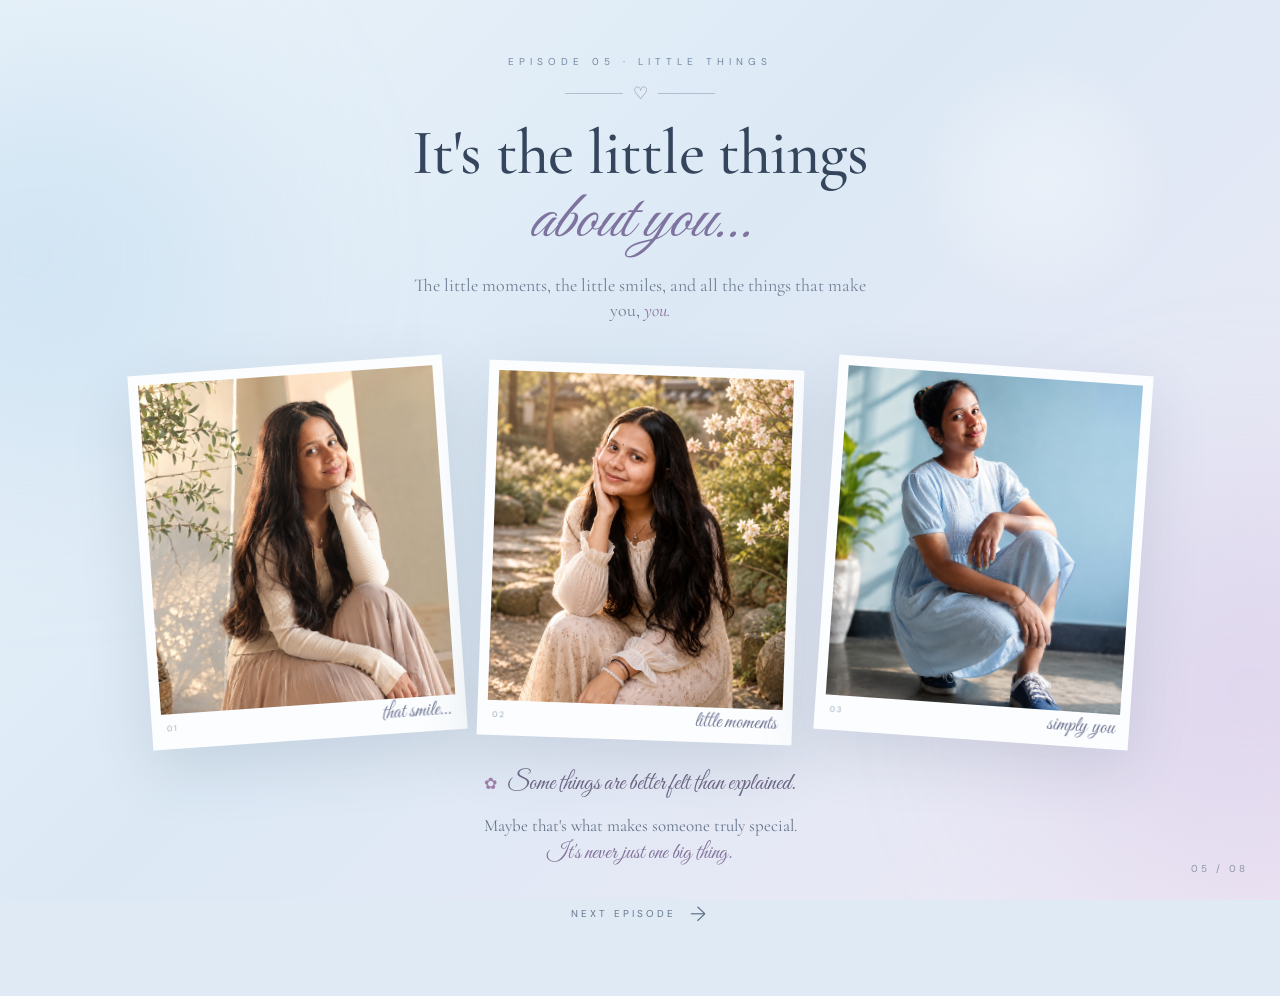
<file: scene5.html>
<!DOCTYPE html>
<html lang="en">

<head>

    <meta charset="UTF-8">

    <meta
        name="viewport"
        content="width=device-width, initial-scale=1.0"
    >

    <title>Episode 05 · The Little Things ♡</title>


    <!-- Google Fonts -->

    <link rel="preconnect" href="https://fonts.googleapis.com">

    <link
        rel="preconnect"
        href="https://fonts.gstatic.com"
        crossorigin
    >

    <link
        href="https://fonts.googleapis.com/css2?family=Cormorant+Garamond:wght@400;500;600;700&family=DM+Sans:wght@300;400;500&family=Great+Vibes&display=swap"
        rel="stylesheet"
    >


    <!-- Scene 5 CSS -->

    <link
        rel="stylesheet"
        href="scene5.css"
    >

</head>


<body>


    <!-- =========================================
         BACKGROUND
    ========================================== -->

    <div class="scene5-background">

        <div class="blue-glow glow-left"></div>

        <div class="blue-glow glow-right"></div>

        <div class="moon-glow"></div>

    </div>


    <!-- =========================================
         FLOATING PETALS
    ========================================== -->

    <div id="petals-container"></div>


    <!-- =========================================
         MAIN CONTENT
    ========================================== -->

    <main class="scene5-container">


        <!-- =====================================
             HEADER
        ====================================== -->

        <header class="scene5-heading">

            <p class="episode-label">
                EPISODE 05 · LITTLE THINGS
            </p>


            <div class="heading-line">

                <span></span>

                <i>♡</i>

                <span></span>

            </div>


            <h1>

                It's the little things
                <br>

                <em>about you...</em>

            </h1>


            <p class="intro-text">

                The little moments,
                the little smiles,
                and all the things
                that make you, <span>you.</span>

            </p>

        </header>



        <!-- =====================================
             MEMORY COLLAGE
        ====================================== -->

        <section class="memory-collage">


            <!-- PHOTO 1 -->

            <article
                class="memory-card card-one"
                data-message="That smile deserves its own little scene. ♡"
            >

                <div class="photo-frame">

                    <img
                        src="../assets/scene51.png"
                        alt="A beautiful memory"
                    >

                </div>


                <div class="memory-caption">

                    <span>01</span>

                    <p>
                        that smile...
                    </p>

                </div>

            </article>



            <!-- PHOTO 2 -->

            <article
                class="memory-card card-two"
                data-message="Some moments don't need a reason to become memories."
            >

                <div class="photo-frame">

                    <img
                        src="../assets/scene52.png"
                        alt="A beautiful memory"
                    >

                </div>


                <div class="memory-caption">

                    <span>02</span>

                    <p>
                        little moments
                    </p>

                </div>

            </article>



            <!-- PHOTO 3 -->

            <article
                class="memory-card card-three"
                data-message="And somehow, even ordinary moments look a little more beautiful with you in them."
            >

                <div class="photo-frame">

                    <img
                        src="../assets/scene53.png"
                        alt="A beautiful memory"
                    >

                </div>


                <div class="memory-caption">

                    <span>03</span>

                    <p>
                        simply you
                    </p>

                </div>

            </article>


        </section>



        <!-- =====================================
             MESSAGE
        ====================================== -->

        <div
            class="memory-message"
            id="memoryMessage"
        >

            <span>✿</span>

            <p id="messageText">
                Some things are better felt than explained.
            </p>

        </div>



        <!-- =====================================
             FINAL NOTE
        ====================================== -->

        <div class="final-note">

            <p>
                Maybe that's what makes
                someone truly special.
            </p>

            <span>
                It's never just one big thing.
            </span>

        </div>



        <!-- =====================================
             NEXT
        ====================================== -->

        <button
            class="next-btn"
            id="scene5Next"
        >

            <span>
                NEXT EPISODE
            </span>

            <strong>
                →
            </strong>

        </button>


    </main>



    <!-- =========================================
         EPISODE NUMBER
    ========================================== -->

    <div class="scene-number">
        05 / 08
    </div>



    <!-- Scene 5 JS -->

    <script src="scene5.js"></script>

</body>

</html>
</file>
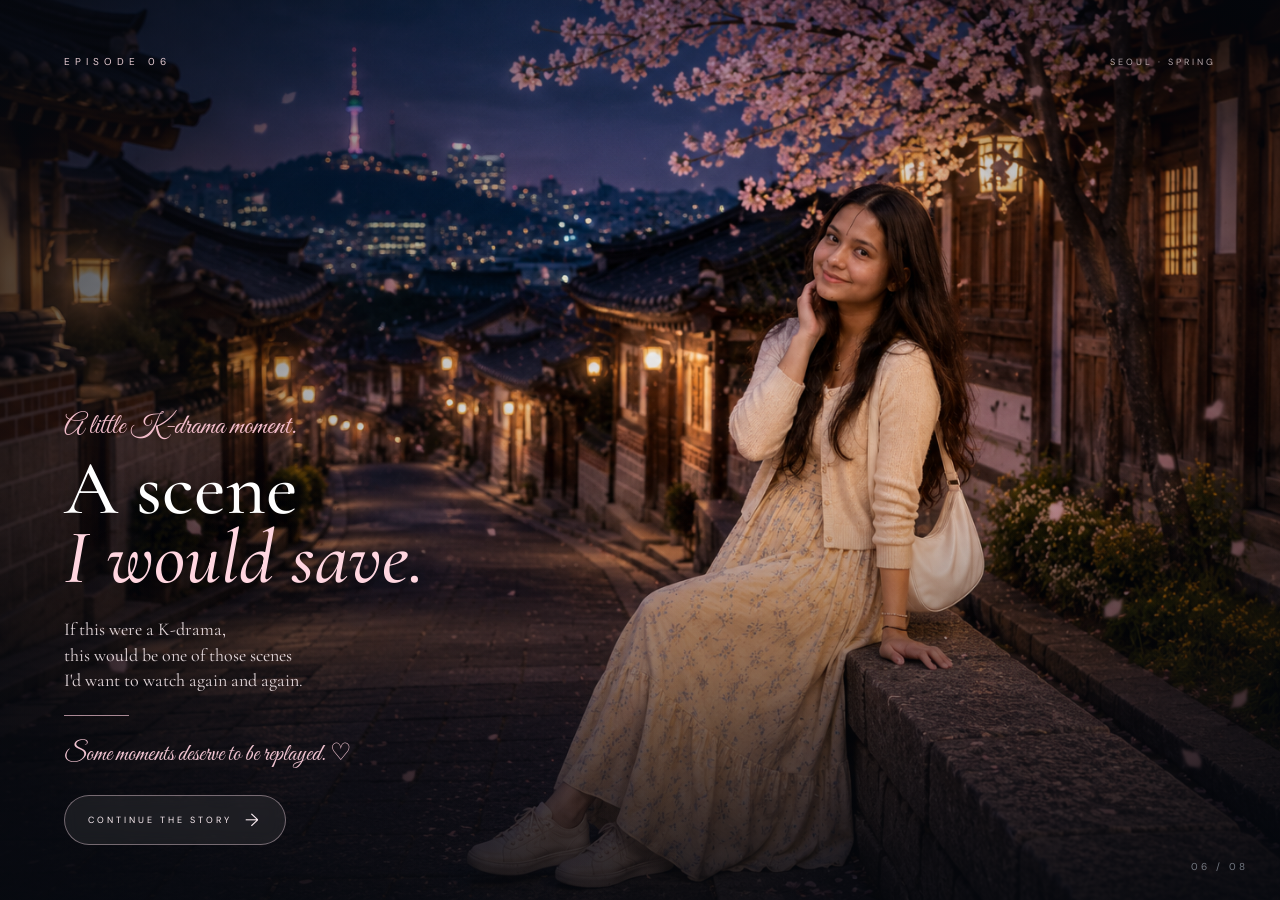
<file: scene6.html>
<!DOCTYPE html>
<html lang="en">

<head>

    <meta charset="UTF-8">

    <meta
        name="viewport"
        content="width=device-width, initial-scale=1.0"
    >

    <title>A Little Story For You ♡</title>

    <link rel="preconnect" href="https://fonts.googleapis.com">
    <link rel="preconnect" href="https://fonts.gstatic.com" crossorigin>

    <link
        href="https://fonts.googleapis.com/css2?family=Cormorant+Garamond:wght@400;500;600;700&family=DM+Sans:wght@300;400;500&family=Great+Vibes&display=swap"
        rel="stylesheet"
    >

    <link rel="stylesheet" href="scene6.css">

</head>


<body>

    <div id="petals-container"></div>



<!-- =================================================
     SCENE 6 — A SCENE I WOULD SAVE
================================================== -->

<section
    class="remaining-scene scene6 active"
    id="scene6"
>

    <!-- Cinematic poster -->
    <div class="scene6-cinematic">

        <img
            src="assets/scene62.png"
            alt="A cinematic Seoul memory"
            class="scene6-poster"
        >

        <div class="scene6-vignette"></div>

    </div>


    <!-- Subtle cinematic overlay -->
    <div class="scene6-overlay"></div>


    <!-- Content on top of image -->
    <div class="scene6-content">

        <div class="scene6-top">

            <span class="scene6-episode">
                EPISODE 06
            </span>

            <span class="scene6-location">
                SEOUL · SPRING
            </span>

        </div>


        <div class="scene6-bottom">

            <p class="scene6-kdrama">
                A little K-drama moment.
            </p>

            <h1>
                A scene
                <br>
                <em>I would save.</em>
            </h1>

            <p class="scene6-caption">
                If this were a K-drama,
                <br>
                this would be one of those scenes
                <br>
                I'd want to watch again and again.
            </p>


            <div class="scene6-line"></div>


            <p class="scene6-note">
                Some moments deserve
                to be replayed. ♡
            </p>


            <button
                class="cinematic-next"
                id="scene6Next"
            >

                <span>
                    CONTINUE THE STORY
                </span>

                <strong>
                    →
                </strong>

            </button>

        </div>

    </div>


    <div class="scene-number">
        06 / 08
    </div>

</section>

<!-- =================================================
     SCENE 7 — A LITTLE LETTER
================================================== -->

<section
    class="remaining-scene scene7"
    id="scene7"
>

    <div class="scene7-bg"></div>

    <!-- Soft decorative flowers -->
    <div class="letter-flower flower-left">✿</div>
    <div class="letter-flower flower-right">✿</div>


    <div class="letter-content">

        <p class="episode-label">
            EPISODE 07 · A LITTLE LETTER
        </p>


        <div class="letter-symbol">
            ♡
        </div>


        <h2>
            A little note,
            <br>
            just for you.
        </h2>


        <div class="letter-text">

            <p>
                I hope this new year of your life
                gives you many more reasons to smile —
                the simple ones, the unexpected ones,
                and the ones you'll remember for a long time.
            </p>


            <p>
                Keep loving the little things that
                make you happy — beautiful flowers,
                stories that stay with you,
                and those K-dramas that somehow
                make ordinary moments feel special.
            </p>


            <p>
                And that dream of seeing Seoul someday...
                I hope you get to experience it exactly
                the way you've imagined it —
                spring blossoms, beautiful streets,
                little cafés, and maybe even a moment
                that feels straight out of your favourite K-drama.
            </p>


            <p>
                Until then, keep dreaming,
                keep smiling, and keep collecting
                little moments that make life beautiful.
            </p>

        </div>


        <p class="letter-signature">
            Here's to your next chapter,
            <br>
            and all the beautiful things waiting for you. ♡
        </p>


        <button
            class="cinematic-next"
            id="scene7Next"
        >

            <span>
                ONE LAST EPISODE
            </span>

            <strong>
                →
            </strong>

        </button>

    </div>


    <div class="scene-number">
        07 / 08
    </div>

</section>

    <!-- =================================================
         SCENE 8
    ================================================== -->

    <section
        class="remaining-scene scene8"
        id="scene8"
    >

        <div class="scene8-bg"></div>


        <div class="final-glow glow-a"></div>
        <div class="final-glow glow-b"></div>


        <div class="final-content">

            <p class="final-episode">
                FINAL EPISODE
            </p>


            <div class="final-flower">
                ✿
            </div>


            <h1>
                Happy Birthday
                <br>
                <em>to you.</em>
            </h1>


            <p class="final-message">

                May your next chapter be filled
                with beautiful places,
                kind people,
                unforgettable memories,
                and all the happiness
                you deserve.

            </p>


            <div class="final-divider">

                <span></span>

                ♡

                <span></span>

            </div>


            <p class="final-wish">
                And maybe...
                <br>
                <span>
                    Seoul will be waiting for you.
                </span>
            </p>


            <button
                class="replay-btn"
                id="replayBtn"
            >
                WATCH AGAIN
                <span>↻</span>
            </button>


            <p class="made-note">
                A little story,
                made especially for you. ♡
            </p>

        </div>


        <div class="scene-number final-number">
            08 / 08
        </div>

    </section>
        <!-- Birthday Music -->
    <audio id="birthdayMusic" loop>
        <source src="assets/the_mountain-happy-birthday-576570.mp3" type="audio/mpeg">
    </audio>


    <script src="scene6.js"></script>

</body>

</html>
</file>
<file: scene5.css>
/* ==================================================
   RESET
================================================== */

* {
    margin: 0;
    padding: 0;
    box-sizing: border-box;
}


html,
body {

    width: 100%;
    min-height: 100%;

}


body {

    font-family: "DM Sans", sans-serif;

    background: #dfeaf5;

    color: #34445b;

    overflow-x: hidden;

}


/* ==================================================
   BACKGROUND
================================================== */

.scene5-background {

    position: fixed;

    inset: 0;

    z-index: -5;

    overflow: hidden;

    background:

        linear-gradient(
            135deg,
            #eaf3fa 0%,
            #dce9f5 45%,
            #eee8f5 100%
        );

}


/* Soft blue lights */

.blue-glow {

    position: absolute;

    width: 420px;
    height: 420px;

    border-radius: 50%;

    filter: blur(100px);

    opacity: .28;

}


.glow-left {

    left: -180px;

    top: 5%;

    background: #9fc9e8;

}


.glow-right {

    right: -180px;

    bottom: 0;

    background: #c6aedb;

}


/* Moon-like glow */

.moon-glow {

    position: absolute;

    width: 220px;

    height: 220px;

    border-radius: 50%;

    right: 10%;

    top: 8%;

    background:

        radial-gradient(
            circle,
            rgba(255,255,255,.8),
            rgba(255,255,255,0)
        );

    filter: blur(12px);

    opacity: .45;

}


/* ==================================================
   MAIN CONTAINER
================================================== */

.scene5-container {

    width: min(1150px, 90%);

    margin: 0 auto;

    min-height: 100vh;

    padding:

        55px 0
        60px;

    display: flex;

    flex-direction: column;

    align-items: center;

}


/* ==================================================
   HEADING
================================================== */

.scene5-heading {

    text-align: center;

    max-width: 650px;

}


.episode-label {

    font-size: 10px;

    letter-spacing: 5px;

    color: #728aa4;

    margin-bottom: 15px;

}


.heading-line {

    display: flex;

    align-items: center;

    justify-content: center;

    gap: 10px;

    width: 150px;

    margin: 0 auto 18px;

}


.heading-line span {

    height: 1px;

    flex: 1;

    background: #aebfd1;

}


.heading-line i {

    font-family:
        "Cormorant Garamond",
        serif;

    font-style: normal;

    font-size: 17px;

    color: #8d7aa8;

}


.scene5-heading h1 {

    font-family:
        "Cormorant Garamond",
        serif;

    font-size:
        clamp(44px, 5vw, 66px);

    font-weight: 500;

    line-height: .98;

    letter-spacing: -.8px;

    color: #35455c;

}


.scene5-heading h1 em {

    font-family:
        "Great Vibes",
        cursive;

    font-size: 1.05em;

    font-weight: 400;

    color: #7e739f;

}


.intro-text {

    max-width: 470px;

    margin: 18px auto 0;

    font-family:
        "Cormorant Garamond",
        serif;

    font-size: 18px;

    line-height: 1.4;

    color: #718096;

}


.intro-text span {

    color: #8c739f;

    font-style: italic;

}


/* ==================================================
   MEMORY COLLAGE
================================================== */

.memory-collage {

    width: 100%;

    margin-top: 42px;

    display: flex;

    justify-content: center;

    align-items: flex-start;

    gap: 28px;

}


/* ==================================================
   MEMORY CARD
================================================== */

.memory-card {

    position: relative;

    width: 30%;

    max-width: 315px;

    padding: 10px 10px 35px;

    background: #fbfdff;

    box-shadow:

        0 20px 55px
        rgba(60,78,100,.15);

    cursor: pointer;

    transition:

        transform .5s
        cubic-bezier(.22,.61,.36,1),

        box-shadow .5s ease;

    opacity: 0;

    animation:
        cardAppear .9s ease forwards;

}


.card-one {

    transform: rotate(-4deg);

    animation-delay: .2s;

}


.card-two {

    transform: rotate(2deg);

    animation-delay: .4s;

}


.card-three {

    transform: rotate(4deg);

    animation-delay: .6s;

}


.memory-card:hover {

    transform:
        translateY(-12px)
        rotate(0deg)
        scale(1.025);

    box-shadow:

        0 30px 70px
        rgba(60,78,100,.2);

}


/* ==================================================
   PHOTO
================================================== */

.photo-frame {

    width: 100%;

    height: 330px;

    overflow: hidden;

    background: #e9eff5;

}


.photo-frame img {

    width: 100%;

    height: 100%;

    object-fit: cover;

    display: block;

    transition:
        transform .8s ease;

}


.memory-card:hover
.photo-frame img {

    transform: scale(1.045);

}


/* ==================================================
   PHOTO CAPTION
================================================== */

.memory-caption {

    position: absolute;

    left: 15px;

    right: 15px;

    bottom: 8px;

    display: flex;

    align-items: center;

    justify-content: space-between;

}


.memory-caption span {

    font-size: 8px;

    letter-spacing: 2px;

    color: #9aabbc;

}


.memory-caption p {

    font-family:
        "Great Vibes",
        cursive;

    font-size: 21px;

    color: #6f7592;

}


/* ==================================================
   MEMORY MESSAGE
================================================== */

.memory-message {

    min-height: 38px;

    margin-top: 25px;

    display: flex;

    align-items: center;

    justify-content: center;

    gap: 10px;

    text-align: center;

}


.memory-message span {

    color: #9d7fa8;

    font-size: 16px;

}


.memory-message p {

    font-family:
        "Great Vibes",
        cursive;

    font-size: 24px;

    color: #6d6685;

    transition:

        opacity .3s ease,

        transform .3s ease;

}


/* ==================================================
   FINAL NOTE
================================================== */

.final-note {

    text-align: center;

    margin-top: 12px;

}


.final-note p {

    font-family:
        "Cormorant Garamond",
        serif;

    font-size: 17px;

    color: #66758b;

}


.final-note span {

    display: block;

    margin-top: 3px;

    font-family:
        "Great Vibes",
        cursive;

    font-size: 22px;

    color: #83749c;

}


/* ==================================================
   NEXT BUTTON
================================================== */

.next-btn {

    margin-top: 25px;

    border: none;

    background: transparent;

    display: flex;

    align-items: center;

    gap: 14px;

    color: #65778d;

    font-family:
        "DM Sans",
        sans-serif;

    font-size: 10px;

    letter-spacing: 3px;

    cursor: pointer;

    padding: 8px 0;

    transition: .35s ease;

}


.next-btn strong {

    font-size: 21px;

    font-weight: 300;

    transition: .35s ease;

}


.next-btn:hover {

    color: #75668f;

}


.next-btn:hover strong {

    transform:
        translateX(7px);

}


/* ==================================================
   FALLING PETALS
================================================== */

#petals-container {

    position: fixed;

    inset: 0;

    pointer-events: none;

    z-index: 10;

    overflow: hidden;

}


.petal {

    position: absolute;

    top: -20px;

    width: 9px;

    height: 6px;

    border-radius:
        100% 0 100% 0;

    background:
        #b7cce0;

    opacity: .5;

    animation:
        fall linear forwards;

}


@keyframes fall {

    0% {

        transform:
            translateY(-30px)
            translateX(0)
            rotate(0deg);

        opacity: 0;

    }


    10% {

        opacity: .55;

    }


    100% {

        transform:
            translateY(110vh)
            translateX(90px)
            rotate(360deg);

        opacity: 0;

    }

}


/* ==================================================
   CARD ANIMATION
================================================== */

@keyframes cardAppear {

    from {

        opacity: 0;

        transform:
            translateY(35px)
            rotate(0deg);

    }


    to {

        opacity: 1;

    }

}


/* ==================================================
   SCENE NUMBER
================================================== */

.scene-number {

    position: fixed;

    right: 32px;

    bottom: 25px;

    font-size: 10px;

    letter-spacing: 3px;

    color: rgba(70,88,108,.55);

}


/* ==================================================
   MOBILE
================================================== */

@media (max-width: 800px) {


    .scene5-container {

        width: 88%;

        padding:
            45px 0
            65px;

    }


    .scene5-heading h1 {

        font-size: 43px;

    }


    .intro-text {

        font-size: 16px;

    }


    .memory-collage {

        flex-direction: column;

        align-items: center;

        gap: 28px;

        margin-top: 35px;

    }


    .memory-card {

        width: 82%;

        max-width: 300px;

    }


    .photo-frame {

        height: 330px;

    }


    .card-one {

        transform: rotate(-3deg);

    }


    .card-two {

        transform: rotate(2deg);

    }


    .card-three {

        transform: rotate(-2deg);

    }


    .memory-message {

        margin-top: 25px;

    }


    .memory-message p {

        font-size: 21px;

    }


    .final-note p {

        font-size: 16px;

    }


    .scene-number {

        right: 18px;

        bottom: 17px;

    }

}
</file>
<file: scene6.css>
/* ==================================================
   RESET
================================================== */

* {
    margin: 0;
    padding: 0;
    box-sizing: border-box;
}


html,
body {

    width: 100%;
    height: 100%;

}


body {

    overflow: hidden;

    font-family:
        "DM Sans",
        sans-serif;

    background: #101827;

}


/* ==================================================
   COMMON
================================================== */

.remaining-scene {

    position: fixed;

    inset: 0;

    width: 100%;
    height: 100vh;

    opacity: 0;
    visibility: hidden;

    transition:
        opacity 1.2s ease,
        transform 1.4s ease;

    overflow: hidden;

}


.remaining-scene.active {

    opacity: 1;

    visibility: visible;

}


/* ==================================================
   SCENE 6
================================================== */
/* ==================================================
   SCENE 6 — CINEMATIC MEMORY
================================================== */

.scene6 {

    display: flex;

    align-items: center;
    justify-content: center;

    background: #0c1018;

    color: #fff;

}


/* ==================================================
   CINEMATIC IMAGE
================================================== */

.scene6-cinematic {

    position: absolute;

    inset: 0;

    overflow: hidden;

    z-index: 0;

}


.scene6-poster {

    width: 100%;
    height: 100%;

    object-fit: cover;

    object-position: center 35%;

    display: block;

    transform: scale(1.03);

    animation:
        scene6Zoom 14s ease forwards;

}


/* Dark edges */

.scene6-vignette {

    position: absolute;

    inset: 0;

    background:

        radial-gradient(
            ellipse at center,
            transparent 35%,
            rgba(5,8,15,.35) 75%,
            rgba(5,8,15,.75) 100%
        );

}


/* ==================================================
   OVERLAY
================================================== */

.scene6-overlay {

    position: absolute;

    inset: 0;

    z-index: 1;

    background:

        linear-gradient(
            90deg,
            rgba(7,10,17,.48),
            transparent 55%
        ),

        linear-gradient(
            0deg,
            rgba(5,8,14,.72),
            transparent 48%
        );

}


/* ==================================================
   CONTENT
================================================== */

.scene6-content {

    position: relative;

    z-index: 5;

    width: min(1180px, 90%);

    height: 100%;

    display: flex;

    flex-direction: column;

    justify-content: space-between;

    padding:
        55px 0 45px;

}


/* ==================================================
   TOP
================================================== */

.scene6-top {

    display: flex;

    justify-content: space-between;

    align-items: center;

}


.scene6-episode {

    font-size: 10px;

    letter-spacing: 5px;

    color:
        rgba(255,225,232,.9);

}


.scene6-location {

    font-size: 9px;

    letter-spacing: 3px;

    color:
        rgba(255,235,240,.7);

}


/* ==================================================
   BOTTOM CONTENT
================================================== */

.scene6-bottom {

    max-width: 560px;

    padding-bottom: 10px;

}


.scene6-kdrama {

    font-family:
        "Great Vibes",
        cursive;

    font-size: 28px;

    color: #f2bdcb;

    margin-bottom: 10px;

}


.scene6-bottom h1 {

    font-family:
        "Cormorant Garamond",
        serif;

    font-size:
        clamp(50px, 6vw, 78px);

    font-weight: 500;

    line-height: .9;

    text-shadow:
        0 6px 30px rgba(0,0,0,.4);

}


.scene6-bottom h1 em {

    color: #ffd6e0;

    font-style: italic;

}


.scene6-caption {

    margin-top: 25px;

    font-family:
        "Cormorant Garamond",
        serif;

    font-size: 18px;

    line-height: 1.4;

    color:
        rgba(255,242,246,.88);

}


.scene6-line {

    width: 65px;

    height: 1px;

    margin: 22px 0;

    background:
        rgba(255,205,220,.65);

}


.scene6-note {

    font-family:
        "Great Vibes",
        cursive;

    font-size: 24px;

    color: #f0c3d0;

}


/* ==================================================
   NEXT BUTTON
================================================== */

.scene6 .cinematic-next {

    margin-top: 25px;

    padding: 12px 23px;

    display: inline-flex;

    align-items: center;

    gap: 13px;

    border:
        1px solid
        rgba(255,225,235,.4);

    border-radius: 40px;

    background:
        rgba(255,255,255,.07);

    backdrop-filter:
        blur(8px);

    color: #fff1f5;

    font-family:
        "DM Sans",
        sans-serif;

    font-size: 9px;

    letter-spacing: 3px;

    cursor: pointer;

    transition:
        .4s ease;

}


.scene6 .cinematic-next strong {

    font-size: 18px;

    font-weight: 300;

    transition:
        transform .3s ease;

}


.scene6 .cinematic-next:hover {

    background:
        rgba(255,255,255,.15);

    transform:
        translateY(-3px);

}


.scene6 .cinematic-next:hover strong {

    transform:
        translateX(6px);

}


/* ==================================================
   ANIMATION
================================================== */

@keyframes scene6Zoom {

    from {

        transform:
            scale(1.03);

    }

    to {

        transform:
            scale(1);

    }

}


/* ==================================================
   MOBILE
================================================== */
/* ==================================================
   SCENE 6 MOBILE FIX
================================================== */

@media (max-width: 700px) {

    .scene6-cinematic {

        width: 100%;
        height: 100%;

    }

    .scene6-poster {

        width: 100%;
        height: 100%;

        object-fit: cover;

        /* Image ka lower part visible rakhne ke liye */
        object-position: center bottom;

        transform: scale(1);

    }

    .scene6-content {

        width: 88%;

        padding:
            30px 0 35px;

    }

    .scene6-bottom {

        max-width: 100%;

    }

    .scene6-kdrama {

        font-size: 23px;

    }

    .scene6-bottom h1 {

        font-size: 48px;

    }

    .scene6-caption {

        font-size: 16px;

        margin-top: 18px;

    }

    .scene6-note {

        font-size: 21px;

    }

    .scene6 .cinematic-next {

        margin-top: 20px;

    }

}





/* ==================================================
   SCENE 7 — A LITTLE LETTER
================================================== */

.scene7 {

    position: relative;

    display: flex;

    align-items: center;

    justify-content: center;

    background:
        linear-gradient(
            135deg,
            #78cbfa,
            #84aae2 48%,
            #e8dff0
        );

    color: #8883d3;

    overflow: hidden;

}


/* ==================================================
   BACKGROUND
================================================== */

.scene7-bg {

    position: absolute;

    inset: 0;

    z-index: 0;

    background:

        radial-gradient(
            circle at 15% 20%,
            rgba(255,255,255,.85),
            transparent 30%
        ),

        radial-gradient(
            circle at 85% 75%,
            rgba(150,135,195,.22),
            transparent 32%
        ),

        radial-gradient(
            circle at 50% 100%,
            rgba(236,190,205,.18),
            transparent 35%
        );

}


/* ==================================================
   DECORATIVE FLOWERS
================================================== */

.letter-flower {

    position: absolute;

    z-index: 1;

    font-size: 45px;

    color:
        rgba(143,112,163,.22);

    animation:
        letterFlowerFloat 5s ease-in-out infinite;

    pointer-events: none;

}


.flower-left {

    left: 9%;

    top: 20%;

    transform:
        rotate(-20deg);

}


.flower-right {

    right: 10%;

    bottom: 18%;

    transform:
        rotate(25deg);

    animation-delay:
        1.5s;

}


@keyframes letterFlowerFloat {

    0%,
    100% {

        transform:
            translateY(0)
            rotate(-20deg);

    }

    50% {

        transform:
            translateY(-8px)
            rotate(-12deg);

    }

}


/* ==================================================
   MAIN CONTENT
================================================== */

.letter-content {

    position: relative;

    z-index: 3;

    width:
        min(650px, 88%);

    text-align: center;

    padding:
        15px 0 25px;;

}


/* ==================================================
   EPISODE LABEL
================================================== */

.scene7 .episode-label {

    font-size: 10px;

    letter-spacing: 5px;

    color: #65758a;

    margin-bottom: 8px;

}


/* ==================================================
   HEART SYMBOL
================================================== */

.letter-symbol {

    margin:
        8px auto 14px;

    font-size: 28px;

    color: #905ea9;

    animation:
        heartFloat 3.5s ease-in-out infinite;

}


@keyframes heartFloat {

    0%,
    100% {

        transform:
            translateY(0);

    }

    50% {

        transform:
            translateY(-5px);

    }

}


/* ==================================================
   MAIN HEADING
================================================== */

.letter-content h2 {

    font-family:
        "Great Vibes",
        cursive;

    font-size:
        clamp(45px, 5vw, 58px);

    font-weight: 400;

    line-height: 1;

    color: #436187;

    text-shadow:
        0 4px 18px
        rgba(70,85,110,.08);

}


/* ==================================================
   LETTER BOX
================================================== */

.letter-text {

    position: relative;

    margin-top: 18px;

    padding:
        24px 32px;

    background:
        rgba(255,255,255,.52);

    border:
        1px solid
        rgba(120,140,165,.18);

    box-shadow:
        0 25px 70px
        rgba(60,75,95,.10);

    backdrop-filter:
        blur(14px);

    -webkit-backdrop-filter:
        blur(14px);

}


/* Small paper highlight */

.letter-text::before {

    content: "";

    position: absolute;

    top: 0;

    left: 50%;

    width: 80px;

    height: 2px;

    transform:
        translateX(-50%);

    background:
        rgba(117,84,163,.28);

}


/* ==================================================
   LETTER PARAGRAPHS
================================================== */

.letter-text p {

    font-family:
        "Cormorant Garamond",
        serif;

    font-size: 16.5px;

    line-height: 1.45;

    color: #465a70;

}


.letter-text p + p {

    margin-top: 16px;

}


/* ==================================================
   SIGNATURE
================================================== */

.letter-signature {

    margin-top: 16px;

    font-family:
        "Great Vibes",
        cursive;

    font-size: 26px;

    line-height: 1.15;

    color: #7554a3;

}


/* ==================================================
   NEXT BUTTON
================================================== */

.scene7 .cinematic-next {

    margin-top: 15px;

    padding:
        12px 23px;

    display:
        inline-flex;

    align-items: center;

    justify-content: center;

    gap: 13px;

    border:
        1px solid
        rgba(80,100,125,.30);

    border-radius:
        40px;

    background:
        rgba(255,255,255,.22);

    backdrop-filter:
        blur(8px);

    -webkit-backdrop-filter:
        blur(8px);

    color: #596b82;

    font-family:
        "DM Sans",
        sans-serif;

    font-size: 9px;

    letter-spacing: 3px;

    cursor: pointer;

    transition:
        .4s ease;

}


.scene7 .cinematic-next span {

    color: inherit;

}


.scene7 .cinematic-next strong {

    color: #596b82;

    font-size: 18px;

    font-weight: 300;

    transition:
        transform .3s ease;

}


/* Button hover */

.scene7 .cinematic-next:hover {

    background:
        rgba(255,255,255,.42);

    color: #455b76;

    transform:
        translateY(-3px);

    box-shadow:
        0 10px 30px
        rgba(70,85,110,.10);

}


.scene7 .cinematic-next:hover strong {

    transform:
        translateX(5px);

}


/* ==================================================
   SCENE NUMBER
================================================== */

.scene7 .scene-number {

    color:
        rgba(65,82,105,.55);

}


/* ==================================================
   SCENE 7 ENTRY ANIMATION
================================================== */

.scene7.active .letter-content {

    animation:
        letterReveal .9s ease both;

}


@keyframes letterReveal {

    from {

        opacity: 0;

        transform:
            translateY(25px);

    }

    to {

        opacity: 1;

        transform:
            translateY(0);

    }

}


/* ==================================================
   MOBILE
================================================== */

@media (max-width: 700px) {

    .scene7 {

        overflow-y: auto;

        align-items:
            flex-start;

    }


    .letter-content {

        width: 88%;

        padding:
            55px 0 70px;

    }


    .scene7 .episode-label {

        font-size: 8px;

        letter-spacing: 3px;

    }


    .letter-symbol {

        font-size: 25px;

        margin:
            8px auto 12px;

    }


    .letter-content h2 {

        font-size: 48px;

    }


    .letter-text {

        margin-top: 20px;

        padding:
            21px 20px;

    }


    .letter-text p {

        font-size: 16px;

        line-height: 1.45;

    }


    .letter-text p + p {

        margin-top: 14px;

    }


    .letter-signature {

        margin-top: 18px;

        font-size: 24px;

    }


    .scene7 .cinematic-next {

        margin-top: 20px;

        padding:
            11px 20px;

    }


    .letter-flower {

        font-size: 32px;

    }


    .flower-left {

        left: 4%;

        top: 14%;

    }


    .flower-right {

        right: 4%;

        bottom: 12%;

    }

}


/* ==================================================
   SCENE 8
================================================== */

.scene8 {

    display: flex;

    align-items: center;

    justify-content: center;

    background: #111a2b;

    color: white;

}


.scene8-bg {

    position: absolute;

    inset: 0;

    background:

        radial-gradient(
            circle at 50% 35%,
            rgba(119,145,190,.22),
            transparent 30%
        ),

        linear-gradient(
            145deg,
            #111a2b,
            #1c243b 50%,
            #31243b
        );

}


.final-glow {

    position: absolute;

    width: 400px;
    height: 400px;

    border-radius: 50%;

    filter: blur(100px);

    opacity: .15;

}


.glow-a {

    background: #83a9d6;

    left: -150px;

    bottom: -150px;

}


.glow-b {

    background: #d28ca8;

    right: -150px;

    top: -150px;

}


.final-content {

    position: relative;

    z-index: 3;

    width: min(650px, 88%);

    text-align: center;

}


.final-episode {

    font-size: 9px;

    letter-spacing: 6px;

    color: #aabbd4;

}


.final-flower {

    margin:
        22px auto 15px;

    font-size: 28px;

    color: #e0a8bd;

    animation:
        finalFloat 4s ease-in-out infinite;

}


.final-content h1 {

    font-family:
        "Cormorant Garamond",
        serif;

    font-size:
        clamp(55px, 8vw, 90px);

    font-weight: 500;

    line-height: .9;

}


.final-content h1 em {

    font-family:
        "Great Vibes",
        cursive;

    font-size: .8em;

    font-weight: 400;

    color: #e1b0c4;

}


.final-message {

    max-width: 500px;

    margin:
        30px auto 0;

    font-family:
        "Cormorant Garamond",
        serif;

    font-size: 18px;

    line-height: 1.45;

    color: #c5d0df;

}


.final-divider {

    width: 150px;

    margin:
        25px auto;

    display: flex;

    align-items: center;

    gap: 10px;

    color: #d99bb3;

}


.final-divider span {

    flex: 1;

    height: 1px;

    background:
        rgba(220,180,195,.4);

}


.final-wish {

    font-family:
        "Great Vibes",
        cursive;

    font-size: 25px;

    color: #b9c7dc;

    line-height: 1.15;

}


.final-wish span {

    color: #e1b0c4;

}


.replay-btn {

    margin-top: 30px;

    padding: 12px 24px;

    border:
        1px solid
        rgba(220,230,245,.3);

    background:
        rgba(255,255,255,.06);

    color: #dce6f2;

    border-radius: 40px;

    cursor: pointer;

    font-size: 9px;

    letter-spacing: 3px;

    transition: .4s ease;

}


.replay-btn span {

    margin-left: 8px;

    font-size: 15px;

}


.replay-btn:hover {

    background:
        rgba(255,255,255,.13);

    transform:
        translateY(-3px);

}


.made-note {

    margin-top: 22px;

    font-family:
        "Great Vibes",
        cursive;

    font-size: 20px;

    color: #8799b3;

}


/* ==================================================
   COMMON NUMBER
================================================== */

.scene-number {

    position: absolute;

    right: 32px;

    bottom: 27px;

    z-index: 10;

    font-size: 10px;

    letter-spacing: 3px;

    color:
        rgba(215,225,240,.5);

}


/* ==================================================
   PETALS
================================================== */

#petals-container {

    position: fixed;

    inset: 0;

    z-index: 20;

    pointer-events: none;

    overflow: hidden;

}


.petal {

    position: absolute;

    top: -20px;

    width: 9px;

    height: 6px;

    border-radius:
        100% 0 100% 0;

    background:
        #b7cbe4;

    opacity: .4;

    animation:
        fall linear forwards;

}


@keyframes fall {

    from {

        transform:
            translateY(-30px)
            translateX(0)
            rotate(0);

        opacity: 0;

    }

    10% {

        opacity: .5;

    }

    to {

        transform:
            translateY(110vh)
            translateX(100px)
            rotate(360deg);

        opacity: 0;

    }

}


/* ==================================================
   ANIMATIONS
================================================== */

@keyframes slowZoom {

    from {
        transform: scale(1.04);
    }

    to {
        transform: scale(1);
    }

}


@keyframes finalFloat {

    0%,
    100% {

        transform:
            translateY(0);

    }

    50% {

        transform:
            translateY(-8px);

    }

}


/* ==================================================
   MOBILE
================================================== */

@media (max-width: 700px) {

    .drama-content {

        width: 88%;

    }


    .drama-content h1 {

        font-size: 48px;

    }


    .drama-intro {

        font-size: 27px;

    }


    .drama-details {

        grid-template-columns: 1fr;

        gap: 10px;

        margin-top: 28px;

    }


    .drama-detail {

        text-align: center;

        padding: 12px;

    }


    .drama-ending {

        margin-top: 22px;

        font-size: 18px;

    }


    .letter-content {

        width: 88%;

    }


    .letter-content h2 {

        font-size: 48px;

    }


    .letter-text {

        padding: 20px;

        max-height: 47vh;

        overflow-y: auto;

    }


    .letter-text p {

        font-size: 16px;

    }


    .final-content h1 {

        font-size: 57px;

    }


    .final-message {

        font-size: 17px;

    }


    .scene-number {

        right: 18px;

        bottom: 17px;

    }

}
</file>
